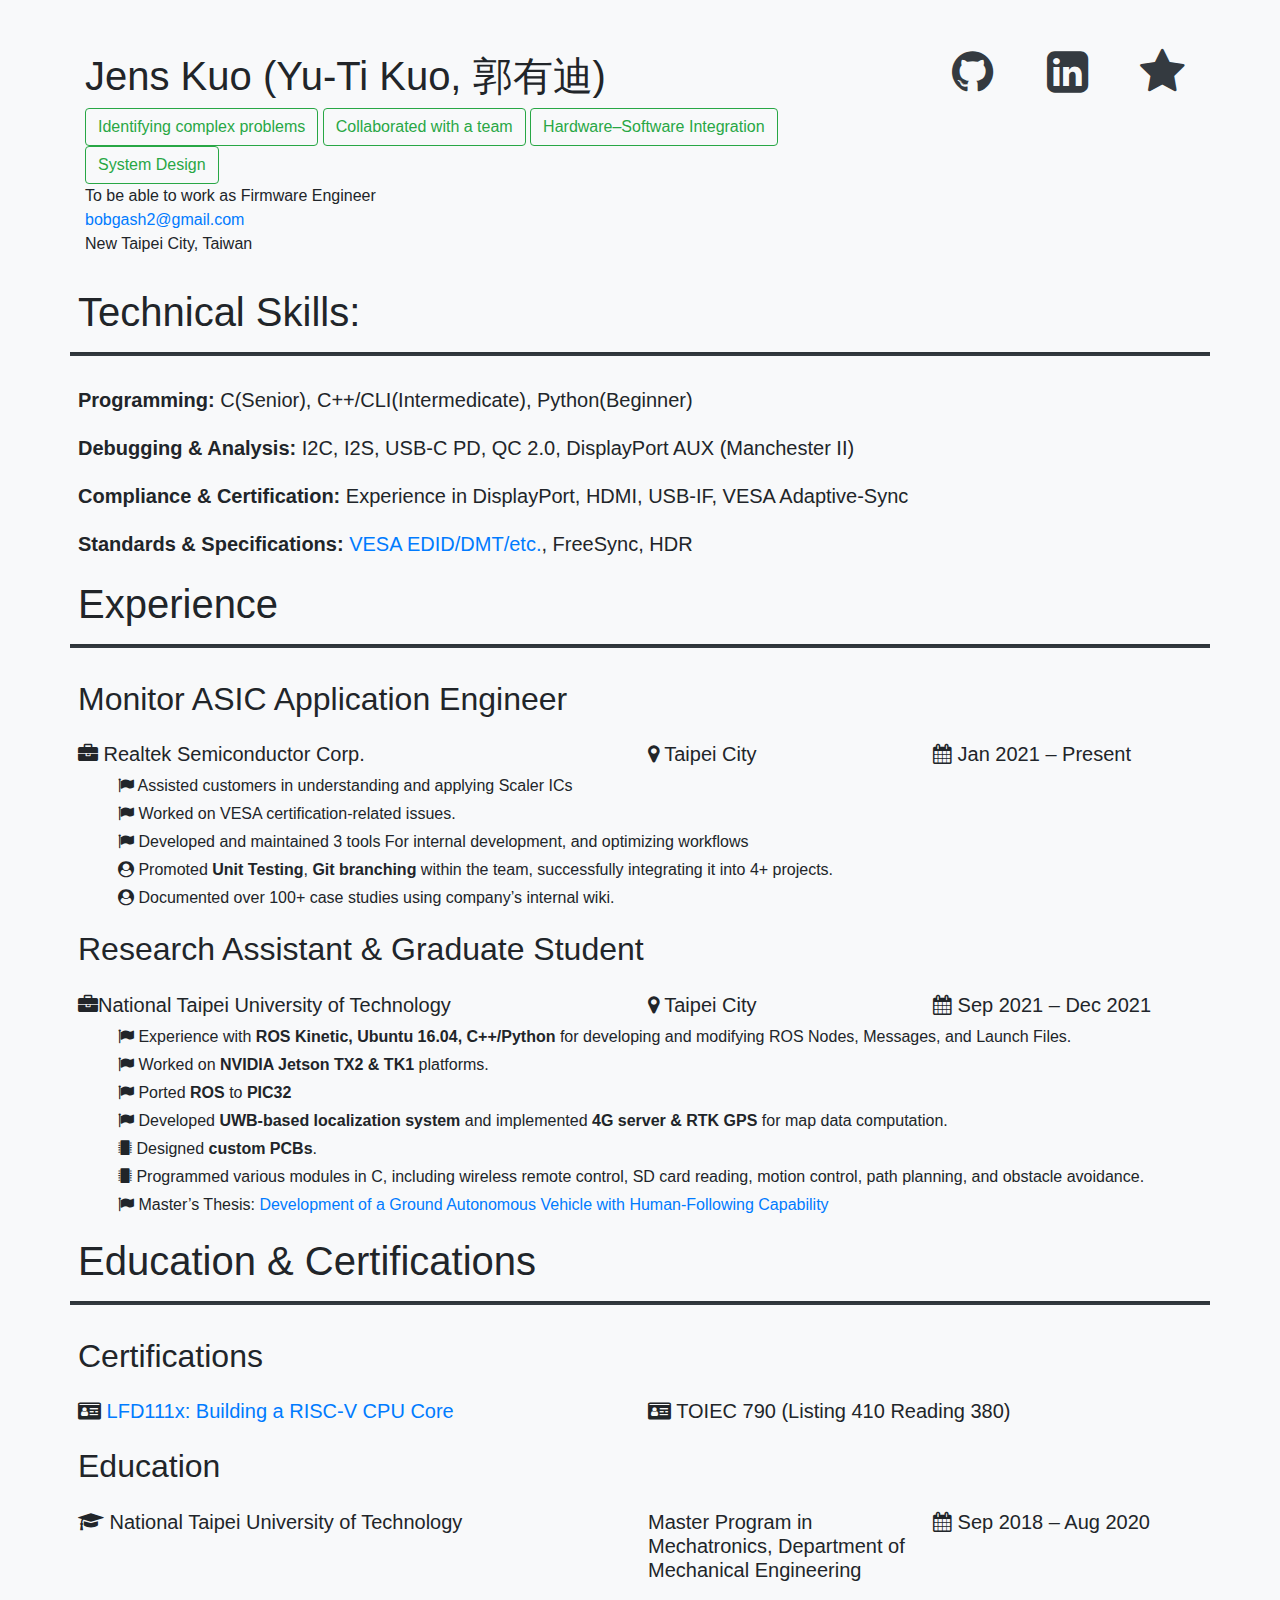
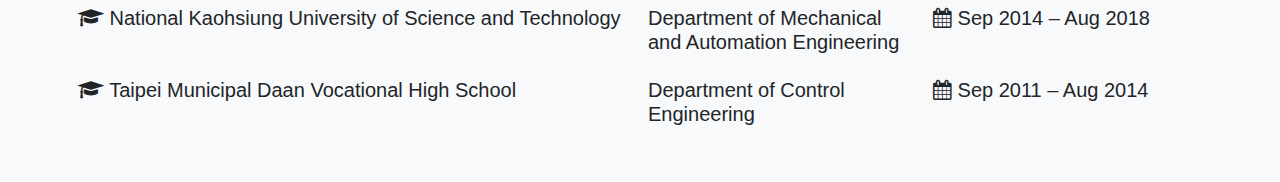
<file: index.html>
<!DOCTYPE html>
<html lang="en">

<head>
  <meta http-equiv="Content-Type" content="text/html; charset=UTF-8">

  <meta name="viewport" content="width=device-width, initial-scale=1, shrink-to-fit=no">
  <meta name="description" content="">
  <meta name="author" content="YUTI KUO">
  <title>YUTI KUO</title>
  <!-- Bootstrap core CSS -->
  <link href="css/bootstrap.min.css" rel="stylesheet">
  <style>
    body {
      font-family: arial, "Microsoft JhengHei", "微軟正黑體", sans-serif !important;
    }

    .bd-placeholder-img {
      font-size: 1.125rem;
      text-anchor: middle;
      -webkit-user-select: none;
      -moz-user-select: none;
      -ms-user-select: none;
      user-select: none;
    }

    @media (min-width: 768px) {
      .bd-placeholder-img-lg {
        font-size: 3.5rem;
      }
    }

    hr {
      border-style: solid none;
      border-width: 2px 0;
    }
  </style>
  <link rel="stylesheet" href="https://cdnjs.cloudflare.com/ajax/libs/font-awesome/4.7.0/css/font-awesome.min.css">
</head>

<body class="vsc-initialized">
  <main role="main">
    <div class="py-5 bg-light">
      <div class="container">
        <div class="row">
          <div class="col-md-9">
            <div class="my-1">
              <h1>Jens Kuo (Yu-Ti Kuo, 郭有迪) </h1>
              <button type="button" class="btn btn-outline-success">Identifying complex problems</button>
              <button type="button" class="btn btn-outline-success">Collaborated with a team</button>
              <button type="button" class="btn btn-outline-success">Hardware–Software Integration</button>
              <button type="button" class="btn btn-outline-success">System Design</button>
              <p>To be able to work as Firmware Engineer<br>
                <a href="mailto:bobgash2@gmail.com" target="_blank"
                  rel="nofollow noopener noreferrer">bobgash2@gmail.com</a>
                <br>
                New Taipei City, Taiwan
              </p>
            </div>
          </div>
          <div class="col-md-3">
            <!-- <div class="row">
              <div class="my-1">
                <img style="border-radius: 50%;" width="190px" height="190px" src="photo.jpg" alt="Avatar">
              </div>
            </div> -->
            <div class="row">
              <div class="col text-center">
                <a class="text-dark" href="https://github.com/eastWillow">
                  <i class="fa fa-github" style="font-size:300%"></i>
                </a>
              </div>
              <div class="col text-center">
                <a class="text-dark" href="https://www.linkedin.com/in/yu-ti-kuo/">
                  <i class="fa fa-linkedin-square" style="font-size:300%"></i>
                </a>
              </div>
              <div class="col text-center">
                <a class="text-dark" href="https://hackmd.io/@eastWillow/index">
                  <i class="fa fa-star" style="font-size:300%"></i>
                </a>
              </div>
            </div>
          </div>
        </div>

        <h1 class="row px-2 mt-3">Technical Skills:</h1>
        <hr class="row bg-dark text-dark">
        <div class="row">
          <h5 class="col-12 px-2 mt-3"><b>Programming:</b> C(Senior), C++/CLI(Intermedicate), Python(Beginner)</h5>
          <h5 class="col-12 px-2 mt-3"><b>Debugging & Analysis:</b> I2C, I2S, USB-C PD, QC 2.0, DisplayPort AUX (Manchester II)</h5>
          <h5 class="col-12 px-2 mt-3"><b>Compliance & Certification:</b> Experience in DisplayPort, HDMI, USB-IF, VESA Adaptive-Sync</h5>
          <h5 class="col-12 px-2 mt-3"><b>Standards & Specifications:</b> <a href="https://vesa.org/vesa-standards/">VESA EDID/DMT/etc.</a>, FreeSync, HDR</h5>
        </div>

        <h1 class="row px-2 mt-3">Experience</h1>
        <hr class="row bg-dark text-dark">
        <div class="row">
          <h2 class="col-12 px-2 mt-3">Monitor ASIC Application Engineer</h2>
          <h5 class="col-6 px-2 mt-3"><i class="fa fa-briefcase"></i> Realtek Semiconductor Corp.</h5>
          <h5 class="col-lg-3 col-6 px-2 mt-3"><i class="fa fa-map-marker"></i> Taipei City</h5>
          <h5 class="col-lg-3 col-6 px-2 mt-0 mt-lg-3"><i class="fa fa-calendar"></i> Jan 2021 – Present</h5>
          <p class="col-12 pl-5 mb-1"><i class="fa fa-flag"></i> Assisted customers in understanding and applying Scaler ICs</p>
          <p class="col-12 pl-5 mb-1"><i class="fa fa-flag"></i> Worked on VESA certification-related issues.</p>
          <p class="col-12 pl-5 mb-1"><i class="fa fa-flag"></i> Developed and maintained 3 tools For internal development, and optimizing workflows</p>
          <p class="col-12 pl-5 mb-1"><i class="fa fa-user-circle"></i> Promoted <b>Unit Testing</b>, <b>Git branching</b> within the team, successfully integrating it into 4+ projects.</p>
          <p class="col-12 pl-5 mb-1"><i class="fa fa-user-circle"></i> Documented over 100+ case studies using company’s internal wiki.</p>
        </div>
        <div class="row">
          <h2 class="col-12 px-2 mt-3">Research Assistant & Graduate Student</h2>
          <h5 class="col-6 px-2 mt-3"><i class="fa fa-briefcase"></i>National Taipei University of Technology</h5>
          <h5 class="col-lg-3 col-6 px-2 mt-3"><i class="fa fa-map-marker"></i> Taipei City</h5>
          <h5 class="col-lg-3 col-6 px-2 mt-0 mt-lg-3"><i class="fa fa-calendar"></i> Sep 2021 – Dec 2021</h5>
          <p class="col-12 pl-5 mb-1"><i class="fa fa-flag"></i> Experience with <b>ROS Kinetic, Ubuntu 16.04, C++/Python</b> for developing and modifying ROS Nodes, Messages, and Launch Files.</p>
          <p class="col-12 pl-5 mb-1"><i class="fa fa-flag"></i> Worked on <b>NVIDIA Jetson TX2 & TK1</b> platforms.</p>
          <p class="col-12 pl-5 mb-1"><i class="fa fa-flag"></i> Ported <b>ROS</b> to <b>PIC32</b> </p>
          <p class="col-12 pl-5 mb-1"><i class="fa fa-flag"></i> Developed <b>UWB-based localization system</b> and implemented <b>4G server & RTK GPS</b> for map data computation.</p>
          <p class="col-12 pl-5 mb-1"><i class="fa fa-microchip"></i> Designed <b>custom PCBs</b>. </p>
          <p class="col-12 pl-5 mb-1"><i class="fa fa-microchip"></i> Programmed various modules in C, including wireless remote control, SD card reading, motion control, path planning, and obstacle avoidance.</p>
          <p class="col-12 pl-5 mb-1"><i class="fa fa-flag"></i> Master’s Thesis:
            <a href="https://hdl.handle.net/11296/3pquas">Development of a Ground Autonomous Vehicle with Human-Following Capability</a>
          </p>
        </div>

        <h1 class="row px-2 mt-3" style="page-break-before:always">Education & Certifications</h1>
        <hr class="row bg-dark text-dark">
        <div class="row">
          <h2 class="col-12 px-2 mt-3">Certifications</h2>
          <h5 class="col-6 px-2 mt-3"><i class="fa fa-drivers-license"></i>
            <a href="https://courses.edx.org/certificates/149d377201e74e3fbd4d9b192c9d73bc">LFD111x: Building a RISC-V CPU Core</a></h5>
          <h5 class="col-6 px-2 mt-3"><i class="fa fa-drivers-license"></i> TOIEC 790 (Listing 410 Reading 380)</h5>
        </div>
        <div class="row">
          <h2 class="col-12 px-2 mt-3">Education</h2>
          <h5 class="col-6 px-2 mt-3"><i class="fa fa-graduation-cap"></i> National Taipei University of Technology</h5>
          <h5 class="col-lg-3 col-3 px-2 mt-0 mt-lg-3">Master Program in Mechatronics, Department of Mechanical Engineering</h5>
          <h5 class="col-lg-3 col-3 px-2 mt-0 mt-lg-3"><i class="fa fa-calendar"></i> Sep 2018 – Aug 2020</h5>
          <h5 class="col-6 px-2 mt-3"><i class="fa fa-graduation-cap"></i> National Kaohsiung University of Science and Technology</h5>
          <h5 class="col-lg-3 col-3 px-2 mt-0 mt-lg-3">Department of Mechanical and Automation Engineering</h5>
          <h5 class="col-lg-3 col-3 px-2 mt-0 mt-lg-3"><i class="fa fa-calendar"></i> Sep 2014 – Aug 2018</h5>
          <h5 class="col-6 px-2 mt-3"><i class="fa fa-graduation-cap"></i> Taipei Municipal Daan Vocational High School</h5>
          <h5 class="col-lg-3 col-3 px-2 mt-0 mt-lg-3">Department of Control Engineering</h5>
          <h5 class="col-lg-3 col-3 px-2 mt-0 mt-lg-3"><i class="fa fa-calendar"></i> Sep 2011 – Aug 2014</h5>
        </div>

      </div>
    </div>

  </main>

</body>

</html>
</file>
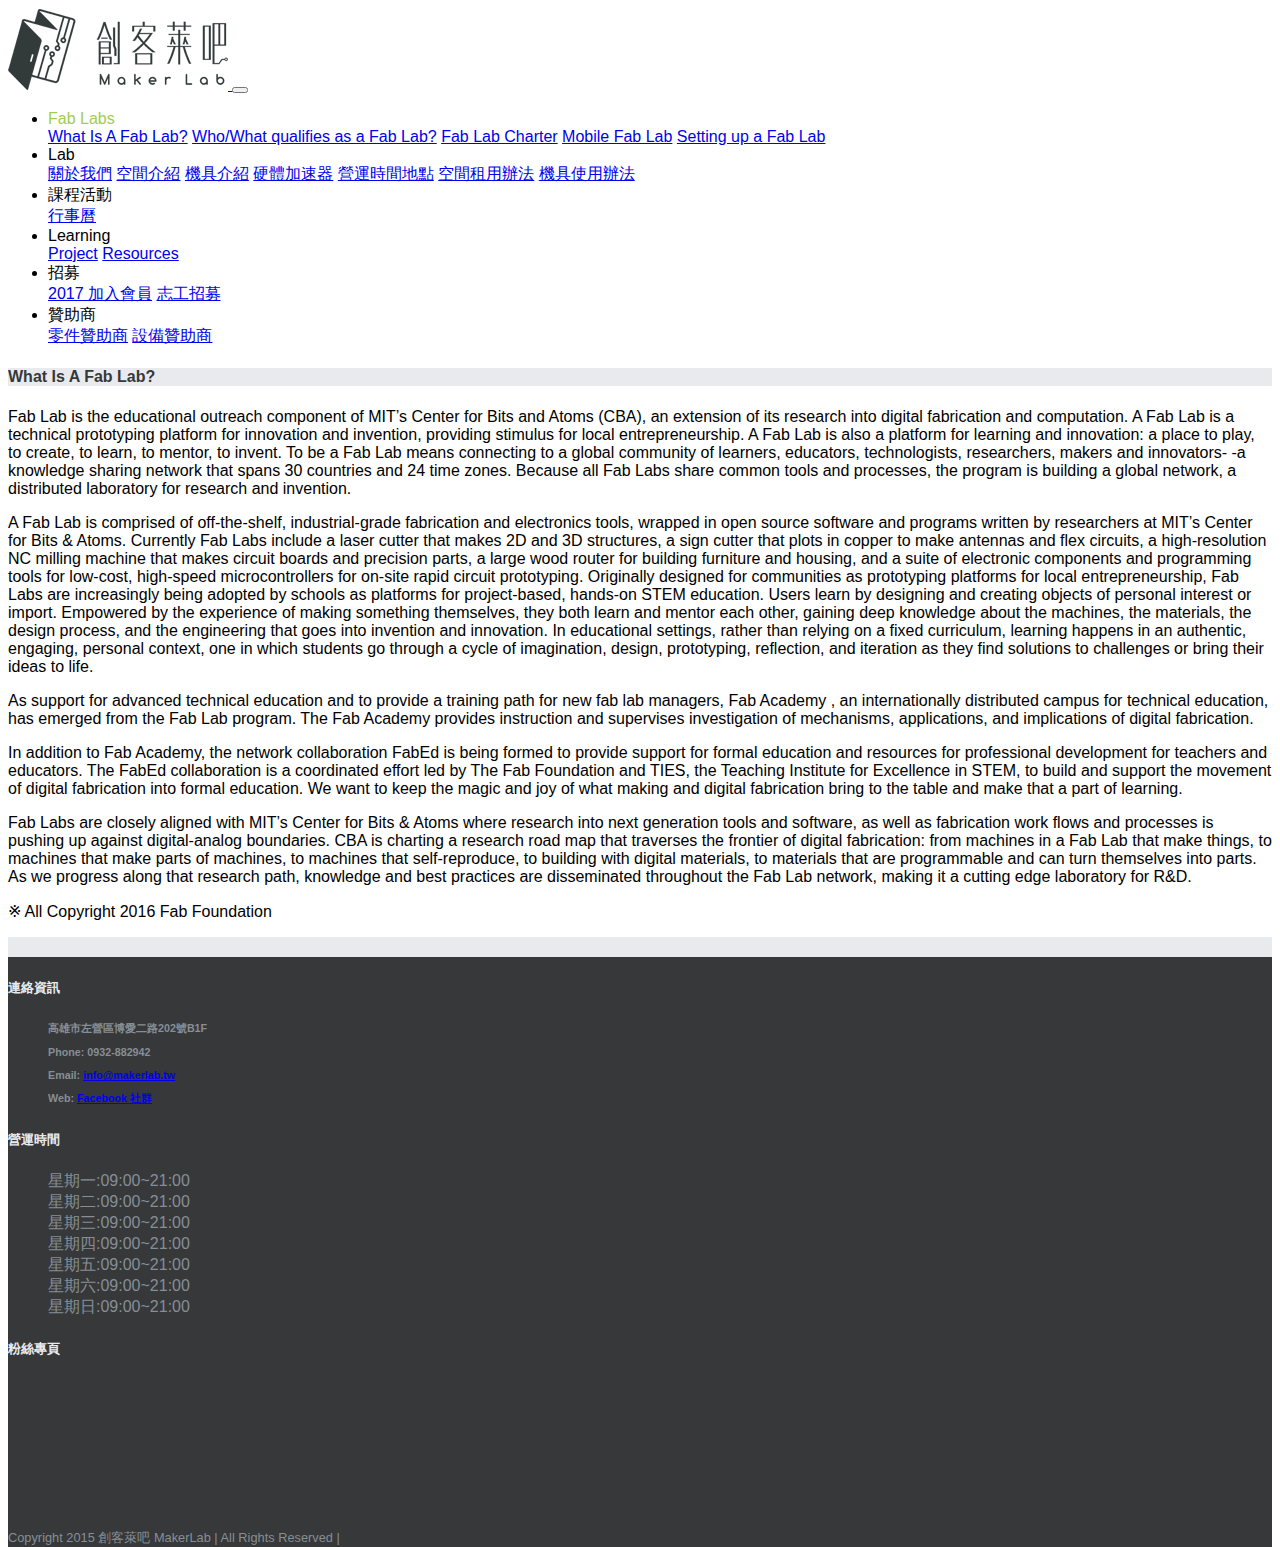
<file: What_Is_A_Fab_Lab.html>
<!DOCTYPE html>
<html lang="en">

<head>
    <!-- Required meta tags -->
    <meta charset="utf-8">
    <meta name="viewport" content="width=device-width, initial-scale=1, shrink-to-fit=no">
    <title>MakerLab創客萊吧   –  What Is A Fab Lab?</title>
    
    <!-- Bootstrap CSS -->
    <link rel="stylesheet" href="https://maxcdn.bootstrapcdn.com/bootstrap/4.0.0-beta/css/bootstrap.min.css" integrity="sha384-/Y6pD6FV/Vv2HJnA6t+vslU6fwYXjCFtcEpHbNJ0lyAFsXTsjBbfaDjzALeQsN6M"
        crossorigin="anonymous">
    <style>
        html {
            height: 100%;
        }

        .dropdown:hover>.dropdown-menu {
            display: block;
        }

        .navbar-light .navbar-nav .active>.nav-link {
            color: #a0ce4e;
        }

        .navbar-light .navbar-nav .nav-link:hover {
            color: #a0ce4e;
        }

        body {
            font-family: "Antic Slab", Arial, Helvetica, sans-serif, 黑体 !important;
        }

        .footer-area {
            border-top: 20px solid #e9eaee;
            border-color: #e9eaee !important;
            background-color: #363839 !important;
            color: #868e96;
        }

        .copyright {
            font-size: .8rem;
            color: #868e96;
        }

        dt>h5 {
            color: #e9eaee;
        }
        .header{
            background-color: #e9eaee !important;
            color: #363839;
        }
        .container>p{
            font-size: .8rem;
        }
    </style>
</head>

<body class="h-100">
    <nav class="container navbar sticky-top navbar-expand-md navbar-light bg-light justify-content-center">
        <a class="navbar-brand d-flex w-50 mr-auto" href="https://eastwillow.github.io/">
        <img src="pic/index.html/makerlab-logo.png" width="auto" height="auto" alt="創客萊吧 MakerLab">
        </a>
        <button class="navbar-toggler" type="button" data-toggle="collapse" data-target="#navbarNavDropdown" aria-controls="navbarNavDropdown"
            aria-expanded="false" aria-label="Toggle navigation">
                        <span class="navbar-toggler-icon"></span>
                    </button>
        <div class="collapse navbar-collapse ml-auto w-100 justify-content-end" id="navbarNavDropdown">
            <ul class="navbar-nav">
                <li class="nav-item dropdown active">
                    <a class="nav-link d-flex" id="navbarDropdownMenuLink" aria-haspopup="true" aria-expanded="false">
                                      Fab Labs
                                    </a>
                    <div class="dropdown-menu mt-0" aria-labelledby="navbarDropdownMenuLink">
                        <a class="dropdown-item" href="#">What Is A Fab Lab?</a>
                        <a class="dropdown-item" href="#">Who/What qualifies as a  Fab Lab?</a>
                        <a class="dropdown-item" href="#">Fab Lab Charter</a>
                        <a class="dropdown-item" href="#">Mobile Fab Lab</a>
                        <a class="dropdown-item" href="#">Setting up a Fab Lab</a>
                    </div>
                </li>
                <li class="nav-item dropdown">
                    <a class="nav-link" id="navbarDropdownMenuLink" aria-haspopup="true" aria-expanded="false">
                                      Lab
                                    </a>
                    <div class="dropdown-menu mt-0" aria-labelledby="navbarDropdownMenuLink">
                        <a class="dropdown-item" href="#">關於我們</a>
                        <a class="dropdown-item" href="#">空間介紹</a>
                        <a class="dropdown-item" href="#">機具介紹</a>
                        <a class="dropdown-item" href="#">硬體加速器</a>
                        <a class="dropdown-item" href="#">營運時間地點</a>
                        <a class="dropdown-item" href="#">空間租用辦法</a>
                        <a class="dropdown-item" href="#">機具使用辦法</a>
                    </div>
                </li>
                <li class="nav-item dropdown">
                    <a class="nav-link" id="navbarDropdownMenuLink" aria-haspopup="true" aria-expanded="false">
                                      課程活動
                                    </a>
                    <div class="dropdown-menu mt-0" aria-labelledby="navbarDropdownMenuLink">
                        <a class="dropdown-item" href="#">行事曆</a>
                    </div>
                </li>
                <li class="nav-item dropdown">
                    <a class="nav-link" id="navbarDropdownMenuLink" aria-haspopup="true" aria-expanded="false">
                                  Learning
                                </a>
                    <div class="dropdown-menu mt-0" aria-labelledby="navbarDropdownMenuLink">
                        <a class="dropdown-item" href="#">Project</a>
                        <a class="dropdown-item" href="#">Resources</a>
                    </div>
                </li>
                <li class="nav-item dropdown">
                    <a class="nav-link" id="navbarDropdownMenuLink" aria-haspopup="true" aria-expanded="false">
                                    招募
                                    </a>
                    <div class="dropdown-menu mt-0" aria-labelledby="navbarDropdownMenuLink">
                        <a class="dropdown-item" href="#">2017 加入會員</a>
                        <a class="dropdown-item" href="#">志工招募</a>
                    </div>
                </li>
                <li class="nav-item dropdown">
                    <a class="nav-link" id="navbarDropdownMenuLink" aria-haspopup="true" aria-expanded="false">
                                          贊助商
                                        </a>
                    <div class="dropdown-menu mt-0" aria-labelledby="navbarDropdownMenuLink">
                        <a class="dropdown-item" href="#">零件贊助商</a>
                        <a class="dropdown-item" href="#">設備贊助商</a>
                    </div>
                </li>
            </ul>

        </div>

    </nav>

    <div class="d-flex flex-column align-items-end align-items-stretch" style="min-height: calc(100vh - 108px)">
        <div class="container">
            <!-- 內文 -->
            <div class="row flex-column">
                <h4 class="header py-4 col-md-auto">What Is A Fab Lab?</h4>
                <div class="col-lg-10">
                    <p class="p-2 ">
                            Fab Lab is the educational outreach component of MIT’s Center for Bits and Atoms (CBA), an extension of its research into digital fabrication and computation. A Fab Lab is a technical prototyping platform for innovation and invention, providing stimulus for local entrepreneurship. A Fab Lab is also a platform for learning and innovation: a place to play, to create, to learn, to mentor, to invent. To be a Fab Lab means connecting to a global community of learners, educators, technologists, researchers, makers and innovators- -a knowledge sharing network that spans 30 countries and 24 time zones. Because all Fab Labs share common tools and processes, the program is building a global network, a distributed laboratory for research and invention.
                    </p>
                    <p class="p-2 ">
                            A Fab Lab is comprised of off-the-shelf, industrial-grade fabrication and electronics tools, wrapped in open source software and programs written by researchers at MIT’s Center for Bits & Atoms. Currently Fab Labs include a laser cutter that makes 2D and 3D structures, a sign cutter that plots in copper to make antennas and flex circuits, a high-resolution NC milling machine that makes circuit boards and precision parts, a large wood router for building furniture and housing, and a suite of electronic components and programming tools for low-cost, high-speed microcontrollers for on-site rapid circuit prototyping. Originally designed for communities as prototyping platforms for local entrepreneurship, Fab Labs are increasingly being adopted by schools as platforms for project-based, hands-on STEM education. Users learn by designing and creating objects of personal interest or import. Empowered by the experience of making something themselves, they both learn and mentor each other, gaining deep knowledge about the machines, the materials, the design process, and the engineering that goes into invention and innovation. In educational settings, rather than relying on a fixed curriculum, learning happens in an authentic, engaging, personal context, one in which students go through a cycle of imagination, design, prototyping, reflection, and iteration as they find solutions to challenges or bring their ideas to life.
                    </p>
                    <p class="p-2 ">
                            As support for advanced technical education and to provide a training path for new fab lab managers, Fab Academy , an internationally distributed campus for technical education, has emerged from the Fab Lab program. The Fab Academy provides instruction and supervises investigation of mechanisms, applications, and implications of digital fabrication.
                    </p>
                    <p class="p-2 ">
                            In addition to Fab Academy, the network collaboration FabEd is being formed to provide support for formal education and resources for professional development for teachers and educators. The FabEd collaboration is a coordinated effort led by The Fab Foundation and TIES, the Teaching Institute for Excellence in STEM, to build and support the movement of digital fabrication into formal education. We want to keep the magic and joy of what making and digital fabrication bring to the table and make that a part of learning.
                    </p>
                    <p class="p-2 ">
                            Fab Labs are closely aligned with MIT’s Center for Bits & Atoms where research into next generation tools and software, as well as fabrication work flows and processes is pushing up against digital-analog boundaries. CBA is charting a research road map that traverses the frontier of digital fabrication: from machines in a Fab Lab that make things, to machines that make parts of machines, to machines that self-reproduce, to building with digital materials, to materials that are programmable and can turn themselves into parts. As we progress along that research path, knowledge and best practices are disseminated throughout the Fab Lab network, making it a cutting edge laboratory for R&D.
                    </p>
                    <p class="p-2 ">
                            ※ All Copyright 2016 Fab Foundation
                    </p>
                </div>
            </div>
        </div>
        <footer class="footer-area mt-auto">
            <div class="container pt-5 pb-0">
                <div class="row placeholders px-3">
                    <dl class="col-6 col-md-4 mx-3">
                        <dt class="row pb-4">
                            <h5>連絡資訊</h5>
                        </dt>
                        <dd class="row">
                            <h6 class="address">高雄市左營區博愛二路202號B1F</p>
                                <p class="phone">Phone: 0932-882942</p>
                                <p class="email">Email: <a href="mailto:info@makerlab.tw">info@makerlab.tw</a></p>
                                <p class="web">Web: <a href="https://www.facebook.com/groups/1583115408614862/">Facebook 社群</a></p>
                        </dd>
                    </dl>
                    <dl class="col-6 col-md-3 mx-3">
                        <dt class="row pb-4">
                            <h5>營運時間</h5>
                        </dt>
                        <dd class="row">
                            <p>
                                星期一:09:00~21:00
                                <br> 星期二:09:00~21:00
                                <br> 星期三:09:00~21:00
                                <br> 星期四:09:00~21:00
                                <br> 星期五:09:00~21:00
                                <br> 星期六:09:00~21:00
                                <br> 星期日:09:00~21:00
                            </p>
                        </dd>
                    </dl>
                    <dl class="col-6 col-md-auto mx-3">
                        <dt class="row pb-4">
                            <h5>粉絲專頁</h5>
                        </dt>
                        <dd class="row">
                            <iframe src="https://www.facebook.com/plugins/page.php?href=https%3A%2F%2Fwww.facebook.com%2Fmakerlab.tw%2F%3Ffref%3Dts&tabs&width=340&height=130&small_header=false&adapt_container_width=true&hide_cover=false&show_facepile=false&appId"
                                width="340" height="130" style="border:none;overflow:hidden" scrolling="no" frameborder="0" allowTransparency="true"></iframe>
                        </dd>
                    </dl>
                </div>
                <div class="copyright">
                    <p>Copyright 2015 創客萊吧 MakerLab | All Rights Reserved |</p>
                </div>
            </div>
        </footer>
    </div>
    <!-- Optional JavaScript -->
    <!-- jQuery first, then Popper.js, then Bootstrap JS -->
    <script src="https://code.jquery.com/jquery-3.2.1.slim.min.js" integrity="sha384-KJ3o2DKtIkvYIK3UENzmM7KCkRr/rE9/Qpg6aAZGJwFDMVNA/GpGFF93hXpG5KkN"
        crossorigin="anonymous"></script>
    <script src="https://cdnjs.cloudflare.com/ajax/libs/popper.js/1.11.0/umd/popper.min.js" integrity="sha384-b/U6ypiBEHpOf/4+1nzFpr53nxSS+GLCkfwBdFNTxtclqqenISfwAzpKaMNFNmj4"
        crossorigin="anonymous"></script>
    <script src="https://maxcdn.bootstrapcdn.com/bootstrap/4.0.0-beta/js/bootstrap.min.js" integrity="sha384-h0AbiXch4ZDo7tp9hKZ4TsHbi047NrKGLO3SEJAg45jXxnGIfYzk4Si90RDIqNm1"
        crossorigin="anonymous"></script>
</body>

</html>
</file>
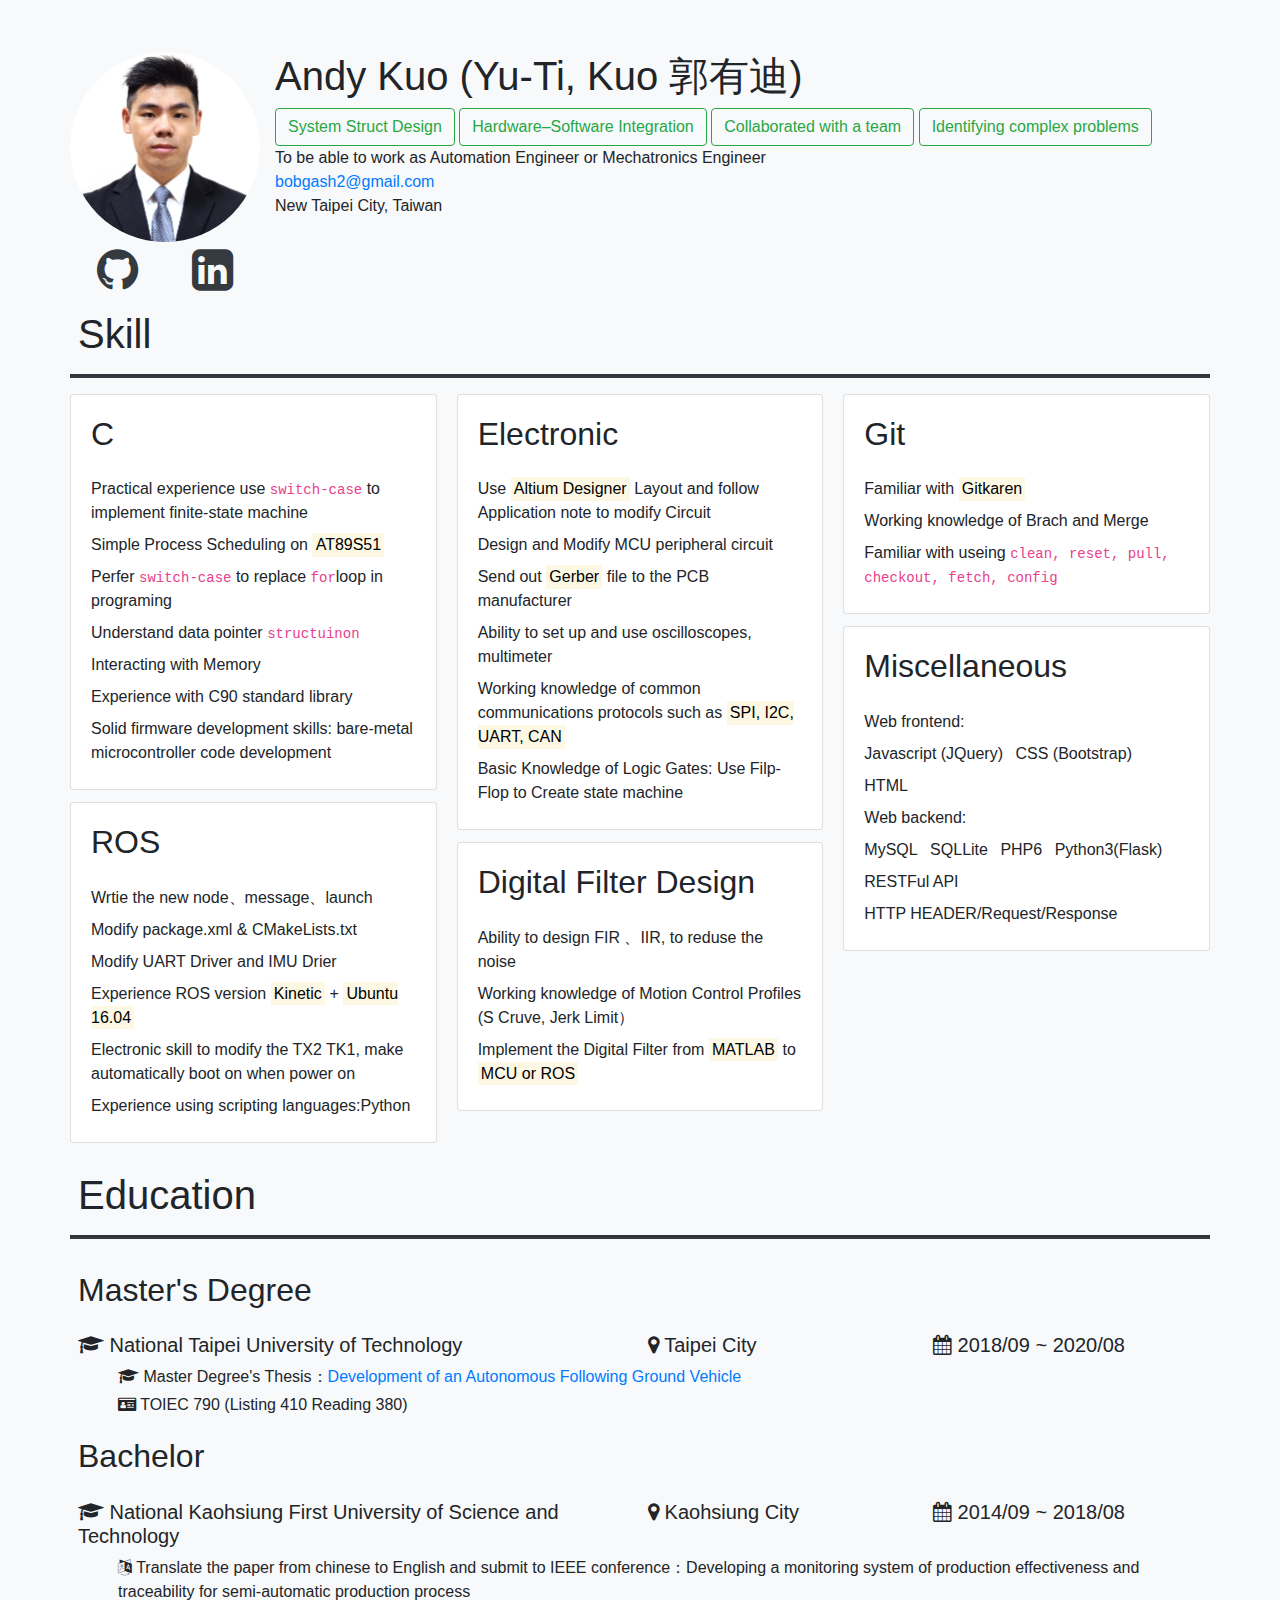
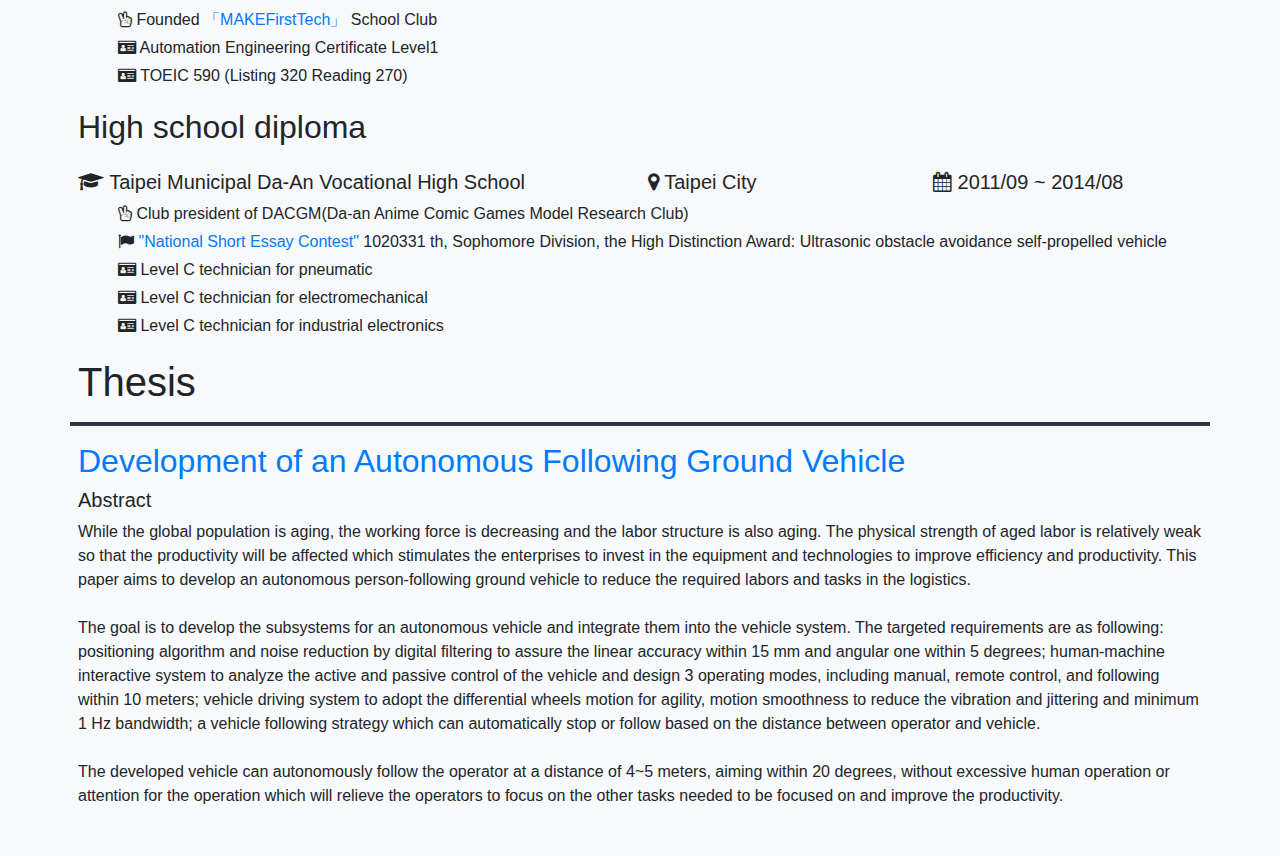
<file: english-resume/YU-TI-KUO.html>
<!DOCTYPE html>
<html lang="en">

<head>
  <meta http-equiv="Content-Type" content="text/html; charset=UTF-8">

  <meta name="viewport" content="width=device-width, initial-scale=1, shrink-to-fit=no">
  <meta name="description" content="">
  <meta name="author" content="YUTI KUO">
  <title>YUTI KUO</title>
  <!-- Bootstrap core CSS -->
  <link href="css/bootstrap.min.css" rel="stylesheet">
  <style>
    body {
      font-family: arial, "Microsoft JhengHei", "微軟正黑體", sans-serif !important;
    }

    .bd-placeholder-img {
      font-size: 1.125rem;
      text-anchor: middle;
      -webkit-user-select: none;
      -moz-user-select: none;
      -ms-user-select: none;
      user-select: none;
    }

    @media (min-width: 768px) {
      .bd-placeholder-img-lg {
        font-size: 3.5rem;
      }
    }

    hr {
      border-style: solid none;
      border-width: 2px 0;
    }
  </style>
  <link rel="stylesheet" href="https://cdnjs.cloudflare.com/ajax/libs/font-awesome/4.7.0/css/font-awesome.min.css">
</head>

<body class="vsc-initialized">
  <main role="main">
    <div class="py-5 bg-light">
      <div class="container">
        <div class="row">
          <div class="col-md-2">
            <div class="row">
              <div class="my-1">
                <img style="border-radius: 50%;" width="190px" height="190px" src="photo.jpg" alt="Avatar">
              </div>
            </div>
            <div class="row">
              <div class="col text-center">
                <a class="text-dark" href="https://github.com/eastWillow">
                  <i class="fa fa-github" style="font-size:300%"></i>
                </a>
              </div>
              <div class="col text-center">
                <a class="text-dark" href="https://www.linkedin.com/in/yu-ti-kuo/">
                  <i class="fa fa-linkedin-square" style="font-size:300%"></i>
                </a>
              </div>
            </div>
          </div>
          <div class="col-md-10">
            <div class="my-1">
              <h1>Andy Kuo (Yu-Ti, Kuo 郭有迪) </h1>
              <button type="button" class="btn btn-outline-success">System Struct Design</button>
              <button type="button" class="btn btn-outline-success">Hardware–Software Integration</button>
              <button type="button" class="btn btn-outline-success">Collaborated with a team</button>
              <button type="button" class="btn btn-outline-success">Identifying complex problems</button>
              <p>To be able to work as Automation Engineer or Mechatronics Engineer<br>
                <a href="mailto:bobgash2@gmail.com" target="_blank"
                  rel="nofollow noopener noreferrer">bobgash2@gmail.com</a>
                <br>
                New Taipei City, Taiwan
              </p>
            </div>
          </div>
        </div>
        <h1 class="row px-2 mt-3">Skill</h1>
        <hr class="row bg-dark text-dark">
        <div class="row">
          <div class="card-columns">
            <div class="card">
              <div class="card-body">
                <h2 class="card-title pb-2">C</h2>
                <ul class="card-text list-inline">
                  <li class="py-1">Practical experience use <code>switch-case</code> to implement finite-state machine
                  </li>
                  <li class="py-1">Simple Process Scheduling on <mark>AT89S51</mark></li>
                  <li class="py-1">Perfer <code>switch-case</code> to replace <code>for</code>loop in programing</li>
                  <li class="py-1">Understand data pointer <code>struct</code><code>uinon</code></li>
                  <li class="py-1">Interacting with Memory</li>
                  <li class="py-1">Experience with C90 standard library</li>
                  <li class="py-1">Solid firmware development skills: bare-metal microcontroller code development</li>
                </ul>
              </div>
            </div>
            <div class="card">
              <div class="card-body">
                <h2 class="card-title pb-2">ROS</h2>
                <ul class="card-text list-inline">
                  <li class="py-1">Wrtie the new node、message、launch</li>
                  <li class="py-1">Modify package.xml & CMakeLists.txt</li>
                  <li class="py-1">Modify UART Driver and IMU Drier </li>
                  <li class="py-1">Experience ROS version <mark>Kinetic</mark> + <mark>Ubuntu 16.04</mark></li>
                  <li class="py-1">Electronic skill to modify the TX2 TK1, make automatically boot on when power on</li>
                  <li class="py-1">Experience using scripting languages:Python</li>
                </ul>
              </div>
            </div>
            <div class="card">
              <div class="card-body">
                <h2 class="card-title pb-2">Electronic</h2>
                <ul class="card-text list-inline">
                  <li class="py-1">Use <mark>Altium Designer</mark> Layout and follow Application note to modify Circuit
                  </li>
                  <li class="py-1">Design and Modify MCU peripheral circuit</li>
                  <li class="py-1">Send out <mark>Gerber</mark> file to the PCB manufacturer</li>
                  <li class="py-1">Ability to set up and use oscilloscopes, multimeter</li>
                  <li class="py-1">Working knowledge of common communications protocols such as <mark>SPI, I2C, UART,
                      CAN</mark></li>
                  <li class="py-1">Basic Knowledge of Logic Gates: Use Filp-Flop to Create state machine</li>
                </ul>
              </div>
            </div>
            <div class="card">
              <div class="card-body">
                <h2 class="card-title pb-2">Digital Filter Design</h2>
                <ul class="card-text list-inline">
                  <li class="py-1">Ability to design FIR 、IIR, to reduse the noise</li>
                  <li class="py-1">Working knowledge of Motion Control Profiles (S Cruve, Jerk Limit） </li>
                  <li class="py-1">Implement the Digital Filter from <mark>MATLAB</mark> to <mark>MCU or ROS</mark></li>
                </ul>
              </div>
            </div>
            <div class="card">
              <div class="card-body">
                <h2 class="card-title pb-2">Git</h2>
                <ul class="card-text list-inline">
                  <li class="py-1">Familiar with <mark>Gitkaren</mark></li>
                  <li class="py-1">Working knowledge of Brach and Merge</li>
                  <li class="py-1">Familiar with useing <code>clean, reset, pull, checkout, fetch, config</code></li>
                </ul>
              </div>
            </div>
            <div class="card">
              <div class="card-body">
                <h2 class="card-title pb-2">Miscellaneous</h2>
                <ul class="card-text list-inline">
                  <li class="py-1">Web frontend:</li>
                  <li class="list-inline-item py-1">Javascript (JQuery)</li>
                  <li class="list-inline-item py-1">CSS (Bootstrap)</li>
                  <li class="list-inline-item py-1">HTML</li>
                  <li class="py-1">Web backend:</li>
                  <li class="list-inline-item py-1">MySQL</li>
                  <li class="list-inline-item py-1">SQLLite</li>
                  <li class="list-inline-item py-1">PHP6</li>
                  <li class="list-inline-item py-1">Python3(Flask)</li>
                  <li class="list-inline-item py-1">RESTFul API</li>
                  <li class="list-inline-item py-1">HTTP HEADER/Request/Response</li>
                </ul>
              </div>
            </div>
          </div>

        </div>

        <h1 class="row px-2 mt-3" style="page-break-before:always">Education</h1>
        <hr class="row bg-dark text-dark">
        <div class="row">
          <h2 class="col-12 px-2 mt-3">Master's Degree</h2>
          <h5 class="col-6 px-2 mt-3"><i class="fa fa-graduation-cap"></i> National Taipei University of Technology</h5>
          <h5 class="col-lg-3 col-6 px-2 mt-3"><i class="fa fa-map-marker"></i> Taipei City</h5>
          <h5 class="col-lg-3 col-6 px-2 mt-0 mt-lg-3"><i class="fa fa-calendar"></i> 2018/09 ~ 2020/08</h5>

          <p class="col-12 pl-5 mb-1"><i class="fa fa-mortar-board"></i> Master Degree's Thesis：<a
              href="https://hdl.handle.net/11296/3pquas">Development of an Autonomous Following Ground Vehicle </a></p>
          <p class="col-12 pl-5 mb-1"><i class="fa fa-drivers-license"></i> TOIEC 790 (Listing 410 Reading 380) </p>
        </div>
        <div class="row">
          <h2 class="col-12 px-2 mt-3">Bachelor</h2>
          <h5 class="col-6 px-2 mt-3"><i class="fa fa-graduation-cap"></i> National Kaohsiung First University of
            Science and Technology</h5>
          <h5 class="col-lg-3 col-6 px-2 mt-3"><i class="fa fa-map-marker"></i> Kaohsiung City</h5>
          <h5 class="col-lg-3 col-6 px-2 mt-0 mt-lg-3"><i class="fa fa-calendar"></i> 2014/09 ~ 2018/08</h5>

          <p class="col-12 pl-5 mb-1"><i class="fa fa-language"></i> Translate the paper from chinese to English and
            submit to IEEE conference：Developing a monitoring
            system of production effectiveness and traceability for semi-automatic production process
          </p>
          <p class="col-12 pl-5 mb-1"><i class="fa fa-hand-peace-o"></i> Founded <a
              href="https://www.facebook.com/MAKEFirstTech/">「MAKEFirstTech」</a> School Club
          </p>
          <p class="col-12 pl-5 mb-1"><i class="fa fa-drivers-license"></i> Automation Engineering Certificate Level1
          </p>
          <p class="col-12 pl-5 mb-1"><i class="fa fa-drivers-license"></i> TOEIC 590 (Listing 320 Reading 270)
          </p>

        </div>
        <div class="row">
          <h2 class="col-12 px-2 mt-3">High school diploma</h2>
          <h5 class="col-6 px-2 mt-3"><i class="fa fa-graduation-cap"></i> Taipei Municipal Da-An Vocational High School
          </h5>
          <h5 class="col-lg-3 col-6 px-2 mt-3"><i class="fa fa-map-marker"></i> Taipei City</h5>
          <h5 class="col-lg-3 col-6 px-2 mt-0 mt-lg-3"><i class="fa fa-calendar"></i> 2011/09 ~ 2014/08</h5>

          <p class="col-12 pl-5 mb-1"><i class="fa fa-hand-peace-o"></i> Club president of DACGM(Da-an Anime Comic Games
            Model Research Club)
          </p>
          <p class="col-12 pl-5 mb-1"><i class="fa fa-flag"></i> <a href="https://www.shs.edu.tw/essay/">"National
              Short Essay Contest"</a> 1020331 th, Sophomore Division, the High Distinction Award: Ultrasonic obstacle
            avoidance self-propelled vehicle
          </p>
          <p class="col-12 pl-5 mb-1"><i class="fa fa-drivers-license"></i> Level C technician for pneumatic
          </p>
          <p class="col-12 pl-5 mb-1"><i class="fa fa-drivers-license"></i> Level C technician for electromechanical
          </p>
          <p class="col-12 pl-5 mb-1"><i class="fa fa-drivers-license"></i> Level C technician for industrial
            electronics
          </p>

        </div>

        <h1 class="row px-2 mt-3">Thesis</h1>
        <hr class="row bg-dark text-dark">
        <a href="https://hdl.handle.net/11296/3pquas">
          <h2 class="row px-2 mt-3">Development of an Autonomous Following Ground Vehicle</h2>
        </a>
        <h5 class="row px-2 mb-2">Abstract</h5>
        <span class="row px-2 mt-0">
          While the global population is aging, the working force is decreasing and the labor structure is also aging.
          The physical strength of aged labor is relatively weak so that the productivity will be affected which
          stimulates the enterprises to invest in the equipment and technologies to improve efficiency and productivity.
          This paper aims to develop an autonomous person-following ground vehicle to reduce the required labors and
          tasks in the logistics.
          <br>
          <br>
          The goal is to develop the subsystems for an autonomous vehicle and integrate them into the vehicle system.
          The targeted requirements are as following: positioning algorithm and noise reduction by digital filtering to
          assure the linear accuracy within 15 mm and angular one within 5 degrees; human-machine interactive system to
          analyze the active and passive control of the vehicle and design 3 operating modes, including manual, remote
          control, and following within 10 meters; vehicle driving system to adopt the differential wheels motion for
          agility, motion smoothness to reduce the vibration and jittering and minimum 1 Hz bandwidth; a vehicle
          following strategy which can automatically stop or follow based on the distance between operator and vehicle.
          <br>
          <br>
          The developed vehicle can autonomously follow the operator at a distance of 4~5 meters, aiming within 20
          degrees, without excessive human operation or attention for the operation which will relieve the operators to
          focus on the other tasks needed to be focused on and improve the productivity.
        </span>

        </span>
      </div>
    </div>

  </main>

</body>

</html>
</file>
